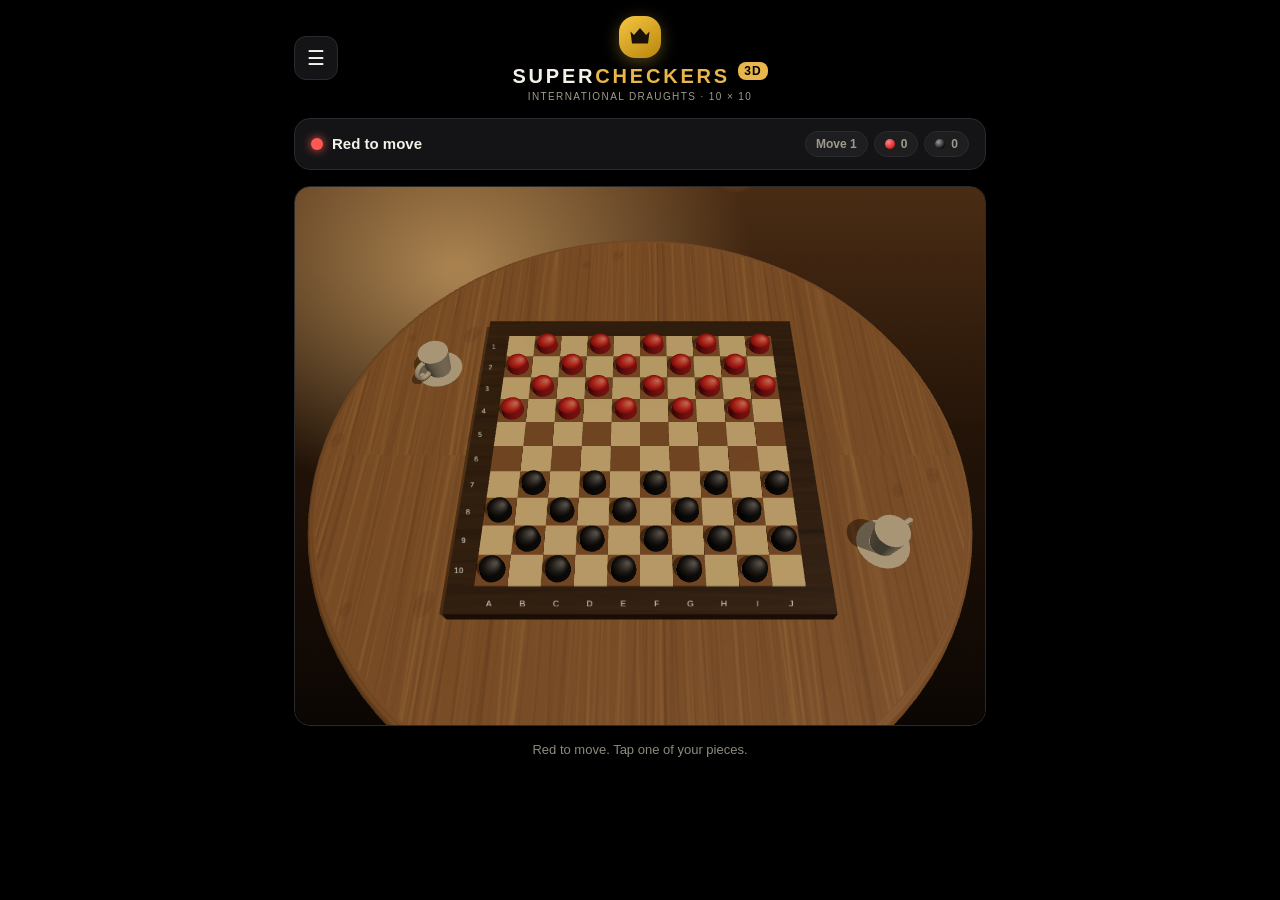
<file: 3d.html>
<!DOCTYPE html>
<html lang="en">
<head>
<meta charset="UTF-8">
<meta name="viewport" content="width=device-width, initial-scale=1.0, maximum-scale=1.0, user-scalable=no">
<title>Supercheckers 3D — International Draughts 10x10</title>
<style>
html,body{background:#000;margin:0}
#sc3d-root{--hatch-widget-bg:#000;--hatch-widget-text:#f4f1e8;--hatch-widget-muted:#a09a8a;--hatch-widget-border:#2b2b2e;--hatch-widget-surface:#141416;--hatch-widget-surface-muted:#1e1e21;--hatch-widget-accent:#e8b64c;--hatch-widget-on-accent:#1a1206;--hatch-widget-focus:#e8b64c;--hatch-widget-shadow:0 10px 30px rgba(0,0,0,.6);background:#000}
#sc3d-root{box-sizing:border-box;font-family:-apple-system,BlinkMacSystemFont,"SF Pro Text",Inter,"Segoe UI",Roboto,Helvetica,Arial,sans-serif;color:var(--hatch-widget-text);width:100%;max-width:720px;margin:0 auto;padding:14px 14px calc(30px + env(safe-area-inset-bottom));display:flex;flex-direction:column;gap:16px;align-items:center;min-height:100vh}
#sc3d-root *{box-sizing:border-box;-webkit-tap-highlight-color:transparent}
.sc3d-topbar{width:100%;display:flex;align-items:center;justify-content:space-between;gap:8px}
.sc-hamb{background:var(--hatch-widget-surface);border:1px solid var(--hatch-widget-border);border-radius:12px;color:var(--hatch-widget-text);font-size:20px;line-height:1;min-width:44px;min-height:44px;padding:0;display:inline-flex;align-items:center;justify-content:center;cursor:pointer;font-family:inherit}
.sc-hamb:active{transform:scale(.95);background:var(--hatch-widget-surface-muted)}
.sc-hamb-sp{width:44px}
.sc-brand{display:flex;flex-direction:column;align-items:center;gap:0;margin-top:2px}
.sc-logo{width:42px;height:42px;border-radius:16px;background:linear-gradient(145deg,#f5c542,#b8860b);display:flex;align-items:center;justify-content:center;box-shadow:0 4px 16px rgba(232,182,76,.35)}
.sc-logo svg{width:24px;height:24px;color:#1a1206}
.sc-title{font-size:20px;font-weight:800;margin:6px 0 0;letter-spacing:.14em}
.sc-title .gold{color:var(--hatch-widget-accent)}
.sc-3dtag{font-size:12px;vertical-align:super;color:#000;background:var(--hatch-widget-accent);border-radius:8px;padding:2px 6px;letter-spacing:.08em}
.sc-sub{font-size:10px;color:var(--hatch-widget-muted);margin:3px 0 0;letter-spacing:.14em;text-transform:uppercase}
.sc-infobar{width:100%;display:flex;align-items:center;justify-content:space-between;gap:8px;background:var(--hatch-widget-surface);border:1px solid var(--hatch-widget-border);border-radius:16px;padding:12px 16px}
.sc-turn{display:flex;align-items:center;gap:9px;font-weight:700;font-size:15px;min-width:0}
.sc-turn-dot{width:12px;height:12px;border-radius:50%;flex:none}
.sc-turn-dot.r{background:#ff5a52;box-shadow:0 0 10px #ff5a52;animation:sc-pulse 1.6s infinite}
.sc-turn-dot.b{background:#ececf0;box-shadow:0 0 10px rgba(236,236,240,.8);animation:sc-pulse 1.6s infinite}
@keyframes sc-pulse{0%,100%{opacity:1}50%{opacity:.4}}
#sc-turn-label{white-space:nowrap;overflow:hidden;text-overflow:ellipsis}
.sc-infobar-meta{display:flex;gap:6px;align-items:center;flex:none}
.sc-chip{font-size:12px;font-weight:600;color:var(--hatch-widget-muted);background:var(--hatch-widget-surface-muted);border:1px solid var(--hatch-widget-border);border-radius:999px;padding:5px 10px;display:inline-flex;align-items:center;gap:6px;white-space:nowrap}
.sc-minidot{width:10px;height:10px;border-radius:50%;display:inline-block;flex:none}
.sc-minidot.r{background:radial-gradient(circle at 35% 30%,#ff8a80,#d21f26 72%)}
.sc-minidot.b{background:radial-gradient(circle at 35% 30%,#9a9aa0,#0c0c0e 72%)}
#sc3d-view{width:100%;height:min(62vh,540px);min-height:340px;border-radius:16px;overflow:hidden;border:1px solid var(--hatch-widget-border);box-shadow:var(--hatch-widget-shadow);position:relative;background:#060607;touch-action:none}
#sc3d-view canvas{display:block;width:100%;height:100%}
.sc-status{font-size:13px;color:var(--hatch-widget-muted);text-align:center;min-height:20px;padding:0 8px}
.sc-explain{background:var(--hatch-widget-surface);border:1px solid var(--hatch-widget-border);border-left:3px solid var(--hatch-widget-accent);border-radius:12px;padding:16px;font-size:13px;width:100%}
.sc-explain h4{margin:0 0 4px;font-size:14px;color:var(--hatch-widget-accent)}
.sc-explain p{margin:0;color:var(--hatch-widget-text);line-height:1.45}
.sc-hidden{display:none !important}
/* ---- side drawer ---- */
.sc-backdrop{position:fixed;inset:0;background:rgba(0,0,0,.55);z-index:55;opacity:0;pointer-events:none;transition:opacity .25s}
.sc-backdrop.open{opacity:1;pointer-events:auto}
.sc-drawer{position:fixed;top:0;left:0;bottom:0;width:min(84vw,320px);background:#141416;color:#f4f1e8;border-right:1px solid #2b2b2e;z-index:60;transform:translateX(-105%);transition:transform .34s cubic-bezier(.3,.9,.3,1.06);padding:16px 16px calc(16px + env(safe-area-inset-bottom));overflow-y:auto;display:flex;flex-direction:column;gap:16px;box-shadow:16px 0 40px rgba(0,0,0,.55)}
.sc-drawer.open{transform:none}
@media (prefers-reduced-motion:reduce){.sc-drawer,.sc-backdrop,.sc-modal{transition-duration:.01ms !important}}
.sc-drawer-head{display:flex;align-items:center;justify-content:space-between;padding:4px 0 4px 4px}
.sc-drawer-head strong{font-size:16px;letter-spacing:.06em;color:#f4f1e8}
.sc-drawer .sc-card{background:#141416;border:1px solid #2b2b2e}
.sc-drawer .sc-card-label{color:#a09a8a}
.sc-drawer .sc-card-row + .sc-card-row{border-top-color:#2b2b2e}
.sc-drawer .sc-switch{color:#f4f1e8}
.sc-drawer .sc-switch .tk{background:#2c2c2e;border-color:#2b2b2e}
.sc-drawer .sc-switch input:checked + .tk{background:#e8b64c;border-color:transparent}
.sc-drawer .sc-seg{background:#000;border:1px solid #2b2b2e}
.sc-drawer .sc-seg-btn{color:#a09a8a}
.sc-drawer .sc-seg-btn.on{background:#e8b64c;color:#1a1206}
.sc-drawer .sc-btn{background:#1e1e21;border:1px solid #2b2b2e;color:#f4f1e8}
.sc-drawer .sc-btn.gold{background:linear-gradient(145deg,#f5c542,#d99a26);border:0;color:#1a1206}
.sc-drawer-head .sc-x{position:static;flex:none}
.sc-card{background:var(--hatch-widget-surface);border:1px solid var(--hatch-widget-border);border-radius:16px;padding:16px;width:100%}
.sc-card-label{font-size:11px;font-weight:800;letter-spacing:.14em;color:var(--hatch-widget-muted);text-transform:uppercase;margin-bottom:6px}
.sc-card-row{display:flex;align-items:center;justify-content:space-between;gap:12px;padding:8px 0;min-height:52px}
.sc-card-row + .sc-card-row{border-top:1px solid var(--hatch-widget-border)}
.sc-switch{position:relative;display:flex;align-items:center;gap:12px;font-size:14px;font-weight:600;cursor:pointer;user-select:none;min-height:44px;width:100%}
.sc-switch:active .tk{opacity:.7}
.sc-switch input{position:absolute;opacity:0;width:0;height:0}
.sc-switch .tk{width:46px;height:27px;border-radius:14px;background:#2c2c2e;border:1px solid var(--hatch-widget-border);position:relative;flex:none;transition:background .18s}
.sc-switch .tk::after{content:'';position:absolute;top:2px;left:2px;width:21px;height:21px;border-radius:50%;background:#8e8e93;transition:left .18s,background .18s}
.sc-switch input:checked + .tk{background:var(--hatch-widget-accent);border-color:transparent}
.sc-switch input:checked + .tk::after{left:20px;background:#1a1206}
.sc-seg{display:flex;background:#000;border:1px solid var(--hatch-widget-border);border-radius:12px;padding:3px;gap:8px;flex:1}
.sc-seg-btn{flex:1;border:0;background:transparent;color:var(--hatch-widget-muted);font-family:inherit;font-size:13px;font-weight:700;padding:9px 6px;min-height:44px;border-radius:8px;cursor:pointer;transition:background .15s,color .15s}
.sc-seg-btn:active{opacity:.65}
.sc-seg-btn.on{background:var(--hatch-widget-accent);color:var(--hatch-widget-on-accent)}
.sc-actions-col{display:flex;flex-direction:column;gap:8px}
.sc-btn{border:1px solid var(--hatch-widget-border);background:var(--hatch-widget-surface);color:var(--hatch-widget-text);border-radius:12px;padding:13px 8px;font-size:14px;font-weight:700;cursor:pointer;min-height:46px;font-family:inherit;transition:transform .08s;width:100%;text-align:center;text-decoration:none;display:block}
.sc-btn:active{transform:scale(.97)}
.sc-btn.gold{background:linear-gradient(145deg,#f5c542,#d99a26);border:0;color:#1a1206}
/* ---- leaderboard modal ---- */
.sc-modal{position:fixed;inset:0;background:rgba(0,0,0,.6);backdrop-filter:blur(4px);display:flex;align-items:center;justify-content:center;z-index:70;padding:16px}
.sc-modal-card{background:var(--hatch-widget-surface);color:var(--hatch-widget-text);border:1px solid var(--hatch-widget-border);border-radius:16px;padding:22px;width:min(92vw,400px);max-height:80vh;overflow:auto;position:relative;box-shadow:var(--hatch-widget-shadow)}
.sc-modal-card h3{margin:0 0 14px;font-size:19px;letter-spacing:.02em}
.sc-x{position:absolute;top:10px;right:10px;width:44px;height:44px;min-height:44px;padding:0;font-size:20px;line-height:1;display:inline-flex;align-items:center;justify-content:center}
.sc-x:active{opacity:.65}
.sc-tabs{display:flex;gap:8px;margin-bottom:14px;background:#000;border:1px solid var(--hatch-widget-border);border-radius:12px;padding:3px}
.sc-tab{flex:1;min-height:44px;font-size:13px;border:0;background:transparent;color:var(--hatch-widget-muted);border-radius:8px;cursor:pointer;font-family:inherit;font-weight:700}
.sc-tab:active{opacity:.65}
.sc-tab.on{background:var(--hatch-widget-accent);color:var(--hatch-widget-on-accent)}
.sc-rec{display:flex;justify-content:space-between;align-items:center;gap:8px;background:var(--hatch-widget-surface-muted);border:1px solid var(--hatch-widget-border);border-radius:12px;padding:11px 13px;margin-bottom:6px;font-size:13px}
.sc-muted{color:var(--hatch-widget-muted);font-size:13px}
.sc-badge{display:inline-flex;align-items:center;justify-content:center;width:24px;height:24px;border-radius:50%;background:var(--hatch-widget-accent);color:var(--hatch-widget-on-accent);font-size:12px;font-weight:700;margin-right:6px}
</style>
</head>
<body>
<!-- hig-redesign: Apple HIG pass (Tap/Animation/Flow/Hierarchy/Harmony/Consistency) -->
<div id="sc3d-root">
  <div class="sc3d-topbar">
    <button class="sc-hamb" id="sc3d-hamb" aria-label="Open menu">&#9776;</button>
    <div class="sc-brand">
      <div class="sc-logo"><svg viewBox="0 0 24 24" fill="currentColor" aria-hidden="true"><path d="M2.5 6.5 6 10l6-7 6 7 3.5-3.5L20 18.5H4L2.5 6.5z"/></svg></div>
      <h1 class="sc-title">SUPER<span class="gold">CHECKERS</span> <span class="sc-3dtag">3D</span></h1>
      <p class="sc-sub">International draughts &middot; 10 &times; 10</p>
    </div>
    <span class="sc-hamb-sp"></span>
  </div>
  <div class="sc-infobar">
    <div class="sc-turn"><span class="sc-turn-dot r" id="sc-turn-dot"></span><span id="sc-turn-label">Red to move</span></div>
    <div class="sc-infobar-meta">
      <span class="sc-chip" id="sc-moves">Move 0</span>
      <span class="sc-chip" title="Red pieces captured"><span class="sc-minidot r"></span><span id="sc-cap-r">0</span></span>
      <span class="sc-chip" title="Black pieces captured"><span class="sc-minidot b"></span><span id="sc-cap-b">0</span></span>
    </div>
  </div>
  <div id="sc3d-view" aria-label="3D checkers board. Tap a piece to move."></div>
  <div class="sc-status" id="sc-status">Loading&hellip;</div>
  <div class="sc-explain sc-hidden" id="sc-explain"></div>
<div class="sc-backdrop" id="sc3d-backdrop"></div>
<aside class="sc-drawer" id="sc3d-drawer" aria-label="Settings menu">
  <div class="sc-drawer-head"><strong>MENU</strong><button class="sc-btn sc-x" id="sc3d-close" aria-label="Close menu">&times;</button></div>
  <div class="sc-card">
    <div class="sc-card-label">Opponent</div>
    <div class="sc-card-row">
      <label class="sc-switch"><input type="checkbox" id="sc-ai"><span class="tk"></span><span>Play vs AI</span></label>
    </div>
    <div class="sc-card-row sc-hidden" id="sc-depth-row">
      <div class="sc-seg" id="sc-depth" role="group" aria-label="AI difficulty">
        <button class="sc-seg-btn" data-depth="1">Easy</button>
        <button class="sc-seg-btn" data-depth="3">Medium</button>
        <button class="sc-seg-btn" data-depth="5">Hard</button>
      </div>
    </div>
  </div>
  <div class="sc-card">
    <div class="sc-card-label">Rules &amp; help</div>
    <div class="sc-card-row">
      <label class="sc-switch"><input type="checkbox" id="sc-force" checked><span class="tk"></span><span>Force capture &middot; most pieces</span></label>
    </div>
    <div class="sc-card-row">
      <label class="sc-switch"><input type="checkbox" id="sc-teaching"><span class="tk"></span><span>Teaching mode</span></label>
    </div>
  </div>
  <div class="sc-card">
    <div class="sc-card-label">Actions</div>
    <div class="sc-actions-col">
      <button class="sc-btn" id="sc-undo">Undo</button>
      <button class="sc-btn gold" id="sc-reset">New game</button>
      <button class="sc-btn" id="sc-stats">Leaderboard</button>
      <a class="sc-btn" href="index.html">Back to 2D board</a>
    </div>
  </div>
</aside>
<div class="sc-modal sc-hidden" id="sc-modal" role="dialog" aria-label="Leaderboard">
  <div class="sc-modal-card">
    <button class="sc-btn sc-x" id="sc-close" aria-label="Close">&times;</button>
    <h3>Leaderboard</h3>
    <div class="sc-tabs">
      <button class="sc-tab on" data-tab="games">Recent games</button>
      <button class="sc-tab" data-tab="rank">Top players</button>
    </div>
    <div id="sc-games"></div>
    <div id="sc-rank" class="sc-hidden"></div>
  </div>
</div>
</div>
<script type="importmap">
{"imports":{"three":"./vendor/three.module.js","three/addons/":"./vendor/"}}
</script>
<script type="module">
import * as THREE from 'three';
'use strict';
/*ENGINE-START*/
var SC_N = 10;
var SC_DIRS = [[-1,-1],[-1,1],[1,-1],[1,1]];
function scInB(r,c){ return r>=0 && r<SC_N && c>=0 && c<SC_N; }
function scOwner(p){ return p.charAt(0); }
function scIsQueen(p){ return p.length===2; }
function scNewBoard(){
  var b=[], r, c;
  for(r=0;r<SC_N;r++){ b.push([]); for(c=0;c<SC_N;c++) b[r].push(null); }
  for(r=0;r<4;r++) for(c=0;c<SC_N;c++) if(((r+c)%2)===1) b[r][c]='r';
  for(r=6;r<SC_N;r++) for(c=0;c<SC_N;c++) if(((r+c)%2)===1) b[r][c]='b';
  return b;
}
function scClone(b){ return b.map(function(row){ return row.slice(); }); }
function scCapturesFor(b,r,c){
  var p=b[r][c]; if(!p) return [];
  var q=scIsQueen(p), me=scOwner(p), out=[], seen={};
  function wasJumped(jumped,mr,mc){
    for(var k=0;k<jumped.length;k++) if(jumped[k][0]===mr&&jumped[k][1]===mc) return true;
    return false;
  }
  function dfs(bd,br,bc,path,caps,jumped){
    var extended=false;
    function leg(lr,lc,mr,mc){
      var nb=scClone(bd);
      nb[br][bc]=null; nb[lr][lc]=p;
      extended=true;
      dfs(nb,lr,lc,path.concat([[lr,lc]]),caps.concat([[mr,mc]]),jumped.concat([[mr,mc]]));
    }
    var d,dr,dc,mr,mc,lr,lc,mid;
    if(!q){
      for(d=0;d<4;d++){
        dr=SC_DIRS[d][0]; dc=SC_DIRS[d][1];
        mr=br+dr; mc=bc+dc; lr=br+2*dr; lc=bc+2*dc;
        if(!scInB(lr,lc)) continue;
        mid=bd[mr][mc];
        if(mid && scOwner(mid)!==me && !bd[lr][lc] && !wasJumped(jumped,mr,mc)) leg(lr,lc,mr,mc);
      }
    }else{
      for(d=0;d<4;d++){
        dr=SC_DIRS[d][0]; dc=SC_DIRS[d][1];
        mr=br+dr; mc=bc+dc;
        while(scInB(mr,mc) && !bd[mr][mc]){ mr+=dr; mc+=dc; }
        if(!scInB(mr,mc)) continue;
        mid=bd[mr][mc];
        if(!mid || scOwner(mid)===me || wasJumped(jumped,mr,mc)) continue;
        lr=mr+dr; lc=mc+dc;
        while(scInB(lr,lc) && !bd[lr][lc]){ leg(lr,lc,mr,mc); lr+=dr; lc+=dc; }
      }
    }
    if(!extended && caps.length){
      var last=path[path.length-1];
      var key=last[0]+','+last[1]+'|'+caps.map(function(x){return x[0]+','+x[1];}).sort().join(';');
      if(!seen[key]){
        seen[key]=1;
        out.push({from:[r,c],to:[last[0],last[1]],path:path.map(function(x){return [x[0],x[1]];}),caps:caps.map(function(x){return [x[0],x[1]];})});
      }
    }
  }
  dfs(scClone(b),r,c,[],[],[]);
  return out;
}
function scQuietMoves(b,r,c){
  var p=b[r][c]; if(!p) return [];
  var q=scIsQueen(p), me=scOwner(p), out=[], d, dr, dc, lr, lc;
  if(!q){
    var fwd = me==='r' ? 1 : -1;
    for(d=0;d<4;d++){
      dr=SC_DIRS[d][0]; dc=SC_DIRS[d][1];
      if(dr!==fwd) continue;
      lr=r+dr; lc=c+dc;
      if(scInB(lr,lc) && !b[lr][lc]) out.push({from:[r,c],to:[lr,lc],path:[[lr,lc]],caps:[]});
    }
  }else{
    for(d=0;d<4;d++){
      dr=SC_DIRS[d][0]; dc=SC_DIRS[d][1];
      lr=r+dr; lc=c+dc;
      while(scInB(lr,lc) && !b[lr][lc]){ out.push({from:[r,c],to:[lr,lc],path:[[lr,lc]],caps:[]}); lr+=dr; lc+=dc; }
    }
  }
  return out;
}
function scAllMoves(b,turn,forceCapture){
  var caps=[], r, c, p;
  for(r=0;r<SC_N;r++) for(c=0;c<SC_N;c++){
    p=b[r][c];
    if(p && scOwner(p)===turn) caps.push.apply(caps, scCapturesFor(b,r,c));
  }
  if(caps.length && forceCapture){
    var maxc=0, i;
    for(i=0;i<caps.length;i++) if(caps[i].caps.length>maxc) maxc=caps[i].caps.length;
    caps=caps.filter(function(m){ return m.caps.length===maxc; });
    return caps;
  }
  var quiet=[];
  if(!caps.length || !forceCapture){
    for(r=0;r<SC_N;r++) for(c=0;c<SC_N;c++){
      p=b[r][c];
      if(p && scOwner(p)===turn) quiet.push.apply(quiet, scQuietMoves(b,r,c));
    }
  }
  return caps.concat(quiet);
}
function scApplyMove(b,move){
  var nb=scClone(b), i;
  var fr=move.from[0], fc=move.from[1];
  var p=nb[fr][fc];
  nb[fr][fc]=null;
  for(i=0;i<move.caps.length;i++) nb[move.caps[i][0]][move.caps[i][1]]=null;
  var tr=move.to[0], tc=move.to[1], np=p;
  if(!scIsQueen(p)){
    if(scOwner(p)==='r' && tr===SC_N-1) np='rq';
    else if(scOwner(p)==='b' && tr===0) np='bq';
  }
  nb[tr][tc]=np;
  return {board:nb, promoted:np!==p};
}
function scEvaluate(b){
  var s=0, r, c, p, me, q, v;
  for(r=0;r<SC_N;r++) for(c=0;c<SC_N;c++){
    p=b[r][c]; if(!p) continue;
    me=scOwner(p); q=scIsQueen(p);
    v = q?300:100;
    if(!q) v += (me==='r' ? r : (SC_N-1-r))*4;
    v += (4.5-Math.abs(c-4.5))*(q?4:2);
    s += me==='r' ? v : -v;
  }
  return s;
}
var scNodes=0, scDeadline=0;
function scMinimax(b,turn,depth,alpha,beta,forceCapture){
  scNodes++;
  if((scNodes&1023)===0 && Date.now()>scDeadline) return scEvaluate(b);
  if(scNodes>140000) return scEvaluate(b);
  var moves=scAllMoves(b,turn,forceCapture), i, m, nb, v, best;
  if(!moves.length) return turn==='r' ? -100000-depth : 100000+depth;
  if(depth===0) return scEvaluate(b);
  moves.sort(function(a,b2){ return b2.caps.length-a.caps.length; });
  if(turn==='r'){
    best=-Infinity;
    for(i=0;i<moves.length;i++){
      m=moves[i]; nb=scApplyMove(b,m).board;
      v=scMinimax(nb,'b',depth-1,alpha,beta,forceCapture);
      if(v>best) best=v;
      if(best>alpha) alpha=best;
      if(beta<=alpha) break;
    }
    return best;
  }
  best=Infinity;
  for(i=0;i<moves.length;i++){
    m=moves[i]; nb=scApplyMove(b,m).board;
    v=scMinimax(nb,'r',depth-1,alpha,beta,forceCapture);
    if(v<best) best=v;
    if(best<beta) beta=best;
    if(beta<=alpha) break;
  }
  return best;
}
function scBestAIMove(b,depth,forceCapture){
  var moves=scAllMoves(b,'r',forceCapture), i, m, nb, v, best, bestMs;
  if(!moves.length) return null;
  moves.sort(function(a,b2){ return (b2.caps.length-a.caps.length) || (Math.random()-0.5); });
  scNodes=0; scDeadline=Date.now()+1200;
  best=-Infinity; bestMs=[moves[0]];
  for(i=0;i<moves.length;i++){
    m=moves[i]; nb=scApplyMove(b,m).board;
    v=scMinimax(nb,'b',depth-1,-Infinity,Infinity,forceCapture)+m.caps.length*0.01;
    if(v>best+1e-9){ best=v; bestMs=[m]; }
    else if(Math.abs(v-best)<1e-9){ bestMs.push(m); }
  }
  return bestMs[(Math.random()*bestMs.length)|0];
}
function scSquareAttackedBy(b,r,c,attacker){
  var rr,cc,p,caps,i,j;
  for(rr=0;rr<SC_N;rr++) for(cc=0;cc<SC_N;cc++){
    p=b[rr][cc];
    if(p && scOwner(p)===attacker){
      caps=scCapturesFor(b,rr,cc);
      for(i=0;i<caps.length;i++) for(j=0;j<caps[i].caps.length;j++){
        if(caps[i].caps[j][0]===r && caps[i].caps[j][1]===c) return true;
      }
    }
  }
  return false;
}
function scDefendedBy(b,r,c,owner,exFrom){
  var nb=scClone(b); nb[r][c]=null;
  var rr,cc,p,qm,i;
  for(rr=0;rr<SC_N;rr++) for(cc=0;cc<SC_N;cc++){
    p=nb[rr][cc];
    if(!p || scOwner(p)!==owner) continue;
    if(exFrom && rr===exFrom[0] && cc===exFrom[1]) continue;
    qm=scQuietMoves(nb,rr,cc);
    for(i=0;i<qm.length;i++) if(qm[i].to[0]===r && qm[i].to[1]===c) return true;
  }
  return false;
}
function scAdviceFor(w){
  var t,b;
  if(w.caps>0){
    t='Take the pieces';
    b='Grabbing '+w.caps+' enemy piece'+(w.caps>1?'s':'')+' is almost always right. Fewer of theirs means fewer threats to you.';
  }else if(w.promoted){
    t='Crown a queen';
    b='Queens fly any distance and capture in every direction. One queen can run the whole board, so crown one whenever you safely can.';
  }else if(w.hadUnsafeAlt){
    t='Play the safe square';
    b='This piece cannot be taken right away. Never leave a piece hanging where the enemy grabs it for free.';
  }else if(w.defended){
    t='Keep pieces protected';
    b='A teammate covers this square, so your piece is safe standing there. Protected pieces are hard to attack.';
  }else if(w.center){
    t='Own the middle';
    b='Pieces in the center have the most moves and threaten both sides. Drift inward, not toward the edges.';
  }else{
    t='Simple developing move';
    b='Brings a piece into play without risk. Give every move a reason.';
  }
  return {t:t,b:b};
}
function scHeuristicMove(b,turn,forceCapture){
  var moves=scAllMoves(b,turn,forceCapture), i, m, s, best=null, bs=-1e18;
  var foe = turn==='r' ? 'b' : 'r';
  if(!moves.length) return null;
  var scored=[], hadUnsafeAlt=false;
  for(i=0;i<moves.length;i++){
    m=moves[i];
    var applied=scApplyMove(b,m), nb=applied.board;
    var tr=m.to[0], tc=m.to[1];
    var unsafe=scSquareAttackedBy(nb,tr,tc,foe);
    var defended=scDefendedBy(nb,tr,tc,turn,m.from);
    s = m.caps.length*120 + (applied.promoted?90:0);
    s += unsafe ? -70 : 25;
    if(defended) s += 20;
    s += (4.5-Math.abs(tc-4.5))*4;
    if(scIsQueen(b[m.from[0]][m.from[1]])) s += 10;
    if(unsafe) hadUnsafeAlt=true;
    scored.push({m:m, s:s, unsafe:unsafe, defended:defended, promoted:applied.promoted});
  }
  for(i=0;i<scored.length;i++) if(scored[i].s>bs){ bs=scored[i].s; best=scored[i]; }
  var w={
    caps:best.m.caps.length, promoted:best.promoted,
    safe:!best.unsafe, defended:best.defended,
    hadUnsafeAlt:hadUnsafeAlt && !best.unsafe,
    center:(best.m.to[1]>=3 && best.m.to[1]<=6)
  };
  var adv=scAdviceFor(w);
  w.title=adv.t;
  best.m.hintWhy=w;
  return best.m;
}
/*ENGINE-END*/
/* ================= STATE ================= */
var SCW = (typeof window!=='undefined' && window.hatchWidget) ? window.hatchWidget : null;
var scEphemeral = { sel:null, moves:[], hint:null, aiTok:0 };
var S = null;
function scDefaults(){
  return {
    board: scNewBoard(), turn:'r', gameActive:true, moveCount:0, history:[],
    aiToken:0,
    settings:{ ai:false, depth:3, force:true, teaching:false },
    stats:{ games:[], wins:{} },
    status:'Red to move. Tap one of your pieces.', explanation:'', aiThinking:false
  };
}
function scLoadState(){
  var d=scDefaults();
  if(SCW){ S=SCW.getState(d)||d; } else { S=d; }
  S.settings=Object.assign({ai:false,depth:3,force:true,teaching:false}, S.settings||{});
  S.stats=S.stats||{games:[],wins:{}};
  S.history=S.history||[];
  if(typeof S.aiToken!=='number') S.aiToken=0;
}
function scSave(){
  if(SCW){ try{ SCW.setState(S); }catch(e){} }
  scRender();
}
if(SCW && typeof window!=='undefined'){
  window.addEventListener('hatch-widget-state', function(ev){
    if(ev && ev.detail && ev.detail.state){
      S=ev.detail.state;
      scEphemeral.sel=null; scEphemeral.moves=[]; scEphemeral.hint=null;
      buildPieces(); scRender();
    }
  });
}
/* ================= 3D SCENE ================= */
var viewEl=document.getElementById('sc3d-view');
var renderer=new THREE.WebGLRenderer({antialias:true});
renderer.setPixelRatio(Math.min(window.devicePixelRatio||1,2));
renderer.shadowMap.enabled=true;
renderer.shadowMap.type=THREE.PCFSoftShadowMap;
renderer.outputColorSpace=THREE.SRGBColorSpace;
viewEl.appendChild(renderer.domElement);
var scene=new THREE.Scene();
/* warm cafe backdrop: canvas gradient with a soft window-light glow */
function cafeBackdropTexture(){
  var cv=document.createElement('canvas'); cv.width=512; cv.height=512;
  var g=cv.getContext('2d');
  var grad=g.createLinearGradient(0,0,0,512);
  grad.addColorStop(0,'#4a2c14');
  grad.addColorStop(0.45,'#241408');
  grad.addColorStop(1,'#0b0603');
  g.fillStyle=grad; g.fillRect(0,0,512,512);
  var glow=g.createRadialGradient(120,80,10,120,80,220);
  glow.addColorStop(0,'rgba(255,205,130,0.55)');
  glow.addColorStop(1,'rgba(255,205,130,0)');
  g.fillStyle=glow; g.fillRect(0,0,512,512);
  var tx=new THREE.CanvasTexture(cv);
  tx.colorSpace=THREE.SRGBColorSpace;
  return tx;
}
scene.background=cafeBackdropTexture();
scene.fog=new THREE.Fog(0x140b05,55,115);
var camera=new THREE.PerspectiveCamera(45,1,0.1,120);
camera.position.set(0,18.7,12.0);
camera.lookAt(0,0,0.4);
/* camera is fixed and pulled back: whole cafe table, cups and backdrop in frame */
scene.add(new THREE.HemisphereLight(0xfff2dd,0x1a1210,0.55));
var sun=new THREE.DirectionalLight(0xffe9c4,1.35);
sun.position.set(7,14,5);
sun.castShadow=true;
sun.shadow.mapSize.set(2048,2048);
sun.shadow.camera.left=-9; sun.shadow.camera.right=9;
sun.shadow.camera.top=9; sun.shadow.camera.bottom=-9;
sun.shadow.camera.far=40;
sun.shadow.bias=-0.0004;
scene.add(sun);
var rim=new THREE.DirectionalLight(0xe8b64c,0.25);
rim.position.set(-6,6,-8);
scene.add(rim);
function woodTexture(base,dark,light){
  var cv=document.createElement('canvas'); cv.width=cv.height=256;
  var g=cv.getContext('2d');
  g.fillStyle=base; g.fillRect(0,0,256,256);
  var i,y;
  for(i=0;i<70;i++){
    y=Math.random()*256;
    g.strokeStyle=Math.random()<0.5?dark:light;
    g.globalAlpha=0.08+Math.random()*0.14;
    g.lineWidth=1+Math.random()*3;
    g.beginPath();
    g.moveTo(0,y);
    g.bezierCurveTo(85,y+(Math.random()*16-8),170,y+(Math.random()*16-8),256,y+(Math.random()*12-6));
    g.stroke();
  }
  g.globalAlpha=1;
  var tx=new THREE.CanvasTexture(cv);
  tx.wrapS=tx.wrapT=THREE.RepeatWrapping;
  tx.colorSpace=THREE.SRGBColorSpace;
  return tx;
}
/* warm honey-oak cafe tabletop: long grain streaks + knots */
function cafeWoodTexture(){
  var cv=document.createElement('canvas'); cv.width=cv.height=512;
  var g=cv.getContext('2d');
  g.fillStyle='#9a6a3e'; g.fillRect(0,0,512,512);
  var i,y;
  for(i=0;i<120;i++){
    y=Math.random()*512;
    g.strokeStyle=Math.random()<0.55?'#6e4526':'#c99a63';
    g.globalAlpha=0.10+Math.random()*0.16;
    g.lineWidth=1+Math.random()*3.5;
    g.beginPath();
    g.moveTo(-10,y);
    g.bezierCurveTo(140,y+(Math.random()*24-12),340,y+(Math.random()*24-12),522,y+(Math.random()*18-9));
    g.stroke();
  }
  var k,kx,ky,kr,r2;
  for(k=0;k<7;k++){
    kx=Math.random()*512; ky=Math.random()*512; kr=4+Math.random()*10;
    for(r2=kr;r2>0;r2-=2){
      g.strokeStyle='#5e3a20'; g.globalAlpha=0.22; g.lineWidth=1.5;
      g.beginPath(); g.ellipse(kx,ky,r2*1.6,r2,0.3,0,Math.PI*2); g.stroke();
    }
  }
  g.globalAlpha=1;
  var tx2=new THREE.CanvasTexture(cv);
  tx2.wrapS=tx2.wrapT=THREE.RepeatWrapping;
  tx2.colorSpace=THREE.SRGBColorSpace;
  tx2.anisotropy=8;
  return tx2;
}
var frameTex=woodTexture('#3a2412','#1c0f06','#5a3a20');
function sqPos(r,c){ return new THREE.Vector3(c-4.5,0,r-4.5); }
/* board squares */
var squareMeshes=[];
var lightMat=new THREE.MeshStandardMaterial({color:0xe9d6a8,roughness:0.65,metalness:0.05});
var darkMat=new THREE.MeshStandardMaterial({color:0x8f5f36,roughness:0.65,metalness:0.05});
var sqGeo=new THREE.BoxGeometry(1,0.18,1);
var r0,c0,sm;
for(r0=0;r0<SC_N;r0++) for(c0=0;c0<SC_N;c0++){
  sm=new THREE.Mesh(sqGeo,((r0+c0)%2===1)?darkMat:lightMat);
  var pp=sqPos(r0,c0);
  sm.position.set(pp.x,-0.09,pp.z);
  sm.receiveShadow=true;
  sm.userData.sq={r:r0,c:c0};
  scene.add(sm); squareMeshes.push(sm);
}
/* wooden frame */
var frameMat=new THREE.MeshStandardMaterial({map:frameTex,roughness:0.55,metalness:0.08});
var frame=new THREE.Mesh(new THREE.BoxGeometry(11.7,0.5,11.7),frameMat);
frame.position.y=-0.34;
frame.receiveShadow=true; frame.castShadow=true;
scene.add(frame);
/* gold trim line around the playing area */
var trim=new THREE.Mesh(
  new THREE.BoxGeometry(10.24,0.06,10.24),
  new THREE.MeshStandardMaterial({color:0xe8b64c,roughness:0.3,metalness:0.9,emissive:0x664d12,emissiveIntensity:0.35})
);
trim.position.y=-0.155;
scene.add(trim);
/* round wooden cafe table: warm oak top, rounded bullnose edge, dark pedestal base */
var cafeTex=cafeWoodTexture(); cafeTex.repeat.set(2,2);
var cafeMat=new THREE.MeshStandardMaterial({map:cafeTex,roughness:0.55,metalness:0.05});
var tableTop=new THREE.Mesh(new THREE.CylinderGeometry(11,11,0.7,72),cafeMat);
tableTop.position.y=-0.94;
tableTop.receiveShadow=true; tableTop.castShadow=true;
scene.add(tableTop);
var tableEdge=new THREE.Mesh(new THREE.TorusGeometry(11,0.35,20,96),cafeMat);
tableEdge.rotation.x=Math.PI/2; tableEdge.position.y=-0.94;
tableEdge.castShadow=true;
scene.add(tableEdge);
var ironMat=new THREE.MeshStandardMaterial({color:0x191411,roughness:0.45,metalness:0.75});
var pedestal=new THREE.Mesh(new THREE.CylinderGeometry(1.0,1.35,7,32),ironMat);
pedestal.position.y=-4.79; pedestal.castShadow=true;
scene.add(pedestal);
var footBase=new THREE.Mesh(new THREE.CylinderGeometry(3.0,3.3,0.5,48),ironMat);
footBase.position.y=-8.54; footBase.receiveShadow=true;
scene.add(footBase);
/* soft warm bokeh light spots drifting in the cafe background (cheap: one texture, additive sprites) */
function bokehTexture(){
  var cv=document.createElement('canvas'); cv.width=cv.height=128;
  var g=cv.getContext('2d');
  var gr=g.createRadialGradient(64,64,4,64,64,62);
  gr.addColorStop(0,'rgba(255,220,160,1)');
  gr.addColorStop(0.35,'rgba(255,200,130,0.55)');
  gr.addColorStop(1,'rgba(255,190,120,0)');
  g.fillStyle=gr; g.fillRect(0,0,128,128);
  var tx=new THREE.CanvasTexture(cv); tx.colorSpace=THREE.SRGBColorSpace; return tx;
}
var bokehTex=bokehTexture();
var bokehCols=[0xffca7a,0xfff0d6,0xffb46b,0xffe6b8];
var bokeh=[];
var _bi;
for(_bi=0;_bi<18;_bi++){
  var bm=new THREE.SpriteMaterial({map:bokehTex,color:bokehCols[_bi%4],transparent:true,opacity:0.25+Math.random()*0.4,blending:THREE.AdditiveBlending,depthWrite:false,fog:false});
  var bs=new THREE.Sprite(bm);
  var bsz=0.7+Math.random()*1.8;
  bs.scale.set(bsz,bsz,1);
  var bbx=(Math.random()*2-1)*15, bby=2+Math.random()*9, bbz=-10-Math.random()*8;
  bs.position.set(bbx,bby,bbz);
  bs.userData={bx:bbx,by:bby,sp:0.2+Math.random()*0.3,ph:Math.random()*6.28};
  scene.add(bs); bokeh.push(bs);
}
/* two simple coffee cups on the table */
function makeCup(x,z,rotY){
  var grp=new THREE.Group();
  var cer=new THREE.MeshStandardMaterial({color:0xd8d2c4,roughness:0.5,metalness:0.05});
  var saucer=new THREE.Mesh(new THREE.CylinderGeometry(0.85,0.7,0.09,28),cer);
  saucer.position.y=0.045; saucer.receiveShadow=true;
  grp.add(saucer);
  var cup=new THREE.Mesh(new THREE.CylinderGeometry(0.55,0.42,1.0,28),cer);
  cup.position.y=0.55; cup.castShadow=true; cup.receiveShadow=true;
  grp.add(cup);
  var latte=new THREE.Mesh(new THREE.CircleGeometry(0.48,28),new THREE.MeshStandardMaterial({color:0xb98a5a,roughness:0.7}));
  latte.rotation.x=-Math.PI/2; latte.position.y=0.97;
  grp.add(latte);
  var handle=new THREE.Mesh(new THREE.TorusGeometry(0.32,0.09,12,24),cer);
  handle.position.set(0.62,0.6,0); handle.castShadow=true;
  grp.add(handle);
  grp.position.set(x,-0.59,z);
  grp.rotation.y=rotY;
  scene.add(grp);
}
makeCup(7.8,3.4,0.6);
makeCup(-7.6,-3.8,-2.2);
/* coordinate labels */
function labelSprite(txt){
  var cv=document.createElement('canvas'); cv.width=128; cv.height=64;
  var g=cv.getContext('2d');
  g.fillStyle='#c9c2b2'; g.font='700 40px -apple-system,Helvetica,Arial,sans-serif';
  g.textAlign='center'; g.textBaseline='middle';
  g.fillText(txt,64,34);
  var tx=new THREE.CanvasTexture(cv); tx.colorSpace=THREE.SRGBColorSpace;
  var sp=new THREE.Sprite(new THREE.SpriteMaterial({map:tx,transparent:true,depthWrite:false}));
  sp.scale.set(0.85,0.42,1);
  return sp;
}
var SC_FILES='ABCDEFGHIJ', li, ls;
for(li=0;li<10;li++){
  ls=labelSprite(SC_FILES[li]); ls.position.set(li-4.5,-0.05,5.55); scene.add(ls);
  ls=labelSprite(String(li+1)); ls.position.set(-5.55,-0.05,li-4.5); scene.add(ls);
}
/* pieces */
function radialTex(stops){
  var cv=document.createElement('canvas'); cv.width=cv.height=128;
  var g=cv.getContext('2d');
  var gr=g.createRadialGradient(46,40,6,64,64,64);
  for(var i=0;i<stops.length;i++) gr.addColorStop(stops[i][0],stops[i][1]);
  g.fillStyle=gr; g.fillRect(0,0,128,128);
  var tx=new THREE.CanvasTexture(cv); tx.colorSpace=THREE.SRGBColorSpace;
  return tx;
}
var redTopTex=radialTex([[0,'#ff9a90'],[0.62,'#e5322b'],[1,'#a3121a']]);
var blackTopTex=radialTex([[0,'#7a7a82'],[0.62,'#2a2a2e'],[1,'#060607']]);
var redSideMat=new THREE.MeshStandardMaterial({color:0xc0272d,roughness:0.35,metalness:0.15});
var redTopMat=new THREE.MeshStandardMaterial({map:redTopTex,roughness:0.32,metalness:0.15});
var blackSideMat=new THREE.MeshStandardMaterial({color:0x1b1b1f,roughness:0.35,metalness:0.2});
var blackTopMat=new THREE.MeshStandardMaterial({map:blackTopTex,roughness:0.32,metalness:0.2});
var goldMat=new THREE.MeshStandardMaterial({color:0xf5c542,roughness:0.25,metalness:0.95,emissive:0x8a6414,emissiveIntensity:0.4});
function makePieceMesh(owner,queen){
  var grp=new THREE.Group();
  var h=queen?0.52:0.3;
  var body=new THREE.Mesh(
    new THREE.CylinderGeometry(0.36,0.4,h,36),
    [owner==='r'?redSideMat:blackSideMat, owner==='r'?redTopMat:blackTopMat, owner==='r'?redSideMat:blackSideMat]
  );
  body.position.y=h/2;
  body.castShadow=true; body.receiveShadow=true;
  grp.add(body);
  if(queen){
    var band=new THREE.Mesh(new THREE.TorusGeometry(0.34,0.055,14,36),goldMat);
    band.rotation.x=Math.PI/2; band.position.y=h-0.1; band.castShadow=true;
    grp.add(band);
    var cap=new THREE.Mesh(new THREE.CylinderGeometry(0.2,0.26,0.1,6),goldMat);
    cap.position.y=h+0.05; cap.castShadow=true;
    grp.add(cap);
  }else{
    var groove=new THREE.Mesh(new THREE.TorusGeometry(0.3,0.028,10,36),
      new THREE.MeshStandardMaterial({color:owner==='r'?0x8f1418:0x000000,roughness:0.5}));
    groove.rotation.x=Math.PI/2; groove.position.y=h-0.06;
    grp.add(groove);
  }
  return grp;
}
var pieceGroup=new THREE.Group();
scene.add(pieceGroup);
var pieceMap={};
function pk(r,c){ return r+','+c; }
function buildPieces(){
  while(pieceGroup.children.length) pieceGroup.remove(pieceGroup.children[0]);
  pieceMap={};
  var r,c,p,q,mesh,pos;
  for(r=0;r<SC_N;r++) for(c=0;c<SC_N;c++){
    p=S.board[r][c];
    if(!p) continue;
    q=scIsQueen(p);
    mesh=makePieceMesh(scOwner(p),q);
    pos=sqPos(r,c); mesh.position.copy(pos);
    mesh.userData.sq={r:r,c:c};
    pieceMap[pk(r,c)]=mesh;
    pieceGroup.add(mesh);
  }
}
/* highlight rings + dots */
var hlGroup=new THREE.Group();
scene.add(hlGroup);
function ringMesh(color,inner,outer){
  var m=new THREE.Mesh(
    new THREE.RingGeometry(inner,outer,40),
    new THREE.MeshBasicMaterial({color:color,transparent:true,opacity:0.95,side:THREE.DoubleSide,depthWrite:false})
  );
  m.rotation.x=-Math.PI/2;
  return m;
}
function dotMesh(color,size){
  var m=new THREE.Mesh(
    new THREE.CircleGeometry(size,28),
    new THREE.MeshBasicMaterial({color:color,transparent:true,opacity:0.9,depthWrite:false})
  );
  m.rotation.x=-Math.PI/2;
  return m;
}
function rebuildHighlights(){
  while(hlGroup.children.length) hlGroup.remove(hlGroup.children[0]);
  var sel=scEphemeral.sel, hint=scEphemeral.hint, i, pos, m;
  if(sel){
    pos=sqPos(sel.r,sel.c);
    m=ringMesh(0xf5c542,0.42,0.52); m.position.set(pos.x,0.02,pos.z);
    hlGroup.add(m);
  }
  var seen={};
  for(i=0;i<scEphemeral.moves.length;i++){
    var d=scEphemeral.moves[i].to, k=d[0]+','+d[1];
    if(seen[k]) continue; seen[k]=1;
    pos=sqPos(d[0],d[1]);
    m=dotMesh(0xf5c542,0.15); m.position.set(pos.x,0.02,pos.z);
    hlGroup.add(m);
  }
  if(hint){
    pos=sqPos(hint.from[0],hint.from[1]);
    m=ringMesh(0x30d158,0.42,0.52); m.position.set(pos.x,0.02,pos.z); hlGroup.add(m);
    pos=sqPos(hint.to[0],hint.to[1]);
    m=ringMesh(0xf5c542,0.42,0.52); m.position.set(pos.x,0.02,pos.z); hlGroup.add(m);
    for(i=0;i<hint.caps.length;i++){
      pos=sqPos(hint.caps[i][0],hint.caps[i][1]);
      m=ringMesh(0xff453a,0.42,0.52); m.position.set(pos.x,0.02,pos.z); hlGroup.add(m);
    }
  }
}
/* ================= ANIMATION ================= */
var tweens=[];
function tw(dur,fn,done){ tweens.push({e:0,dur:Math.max(dur,0.001),fn:fn,done:done}); }
var animating=false;
function shrinkOut(mesh,done){
  tw(0.28,function(k){
    var s=Math.max(0.001,1-k);
    mesh.scale.set(s,s,s);
  },function(){ pieceGroup.remove(mesh); if(done) done(); });
}
function goldFlash(r,c){
  var pos=sqPos(r,c);
  var m=ringMesh(0xf5c542,0.1,0.55);
  m.position.set(pos.x,0.05,pos.z);
  m.material.opacity=1;
  scene.add(m);
  tw(0.7,function(k){
    var s=1+k*1.6; m.scale.set(s,1,s);
    m.material.opacity=1-k;
  },function(){ scene.remove(m); });
}
/* Animate one full move: slide or jump-arc through each path leg,
   removing captured pieces as they are jumped over. */
function animateMove(mesh,move,timeScale){
  var ts=timeScale||1; /* AI moves pass 2 for a slower, followable animation */
  animating=true;
  return new Promise(function(resolve){
    var pts=[mesh.position.clone()], i;
    for(i=0;i<move.path.length;i++) pts.push(sqPos(move.path[i][0],move.path[i][1]));
    var legs=move.path.length, li=0;
    function nextLeg(){
      if(li>=legs){ animating=false; resolve(); return; }
      var from=pts[li], to=pts[li+1];
      var isCap=li<move.caps.length;
      var capMesh=isCap?pieceMap[pk(move.caps[li][0],move.caps[li][1])]:null;
      var dur=(isCap?0.5:0.32)*ts;
      tw(dur,function(k){
        var x=from.x+(to.x-from.x)*k, z=from.z+(to.z-from.z)*k;
        var y=isCap?Math.sin(k*Math.PI)*1.35:0.03*Math.sin(k*Math.PI);
        mesh.position.set(x,y,z);
        if(capMesh && !capMesh.userData.gone && k>=0.55){
          capMesh.userData.gone=true; shrinkOut(capMesh);
        }
      },function(){ li++; nextLeg(); });
    }
    nextLeg();
  });
}
/* ================= GAME FLOW ================= */
function scRecord(w){
  S.stats.games.unshift({w:w,moves:S.moveCount,at:Date.now(),ai:!!S.settings.ai});
  if(S.stats.games.length>40) S.stats.games.length=40;
  S.stats.wins[w]=(S.stats.wins[w]||0)+1;
}
function scDescribe(m){
  return scSqName(m.from[0],m.from[1])+' to '+scSqName(m.to[0],m.to[1])+(m.caps.length?' — takes '+m.caps.length:'');
}
function scSqName(r,c){ return SC_FILES[c]+(r+1); }
function scExplainHtml(m){
  var adv=scAdviceFor(m.hintWhy||{caps:0});
  return '<h4>'+adv.t+'</h4><p>'+adv.b+'</p>';
}
function scDoMove(m,isAI){
  S.history.push({b:JSON.stringify(S.board),t:S.turn,n:S.moveCount});
  if(S.history.length>400) S.history.shift();
  var mesh=pieceMap[pk(m.from[0],m.from[1])];
  if(mesh){ delete pieceMap[pk(m.from[0],m.from[1])]; pieceGroup.add(mesh); }
  var res=scApplyMove(S.board,m);
  S.board=res.board; S.moveCount++;
  scEphemeral.sel=null; scEphemeral.moves=[]; scEphemeral.hint=null;
  S.turn = S.turn==='r' ? 'b' : 'r';
  var replies=scAllMoves(S.board,S.turn,S.settings.force);
  if(!replies.length){
    S.gameActive=false;
    var w = S.turn==='r' ? 'Black' : 'Red';
    scRecord(w);
    S.status=(res.promoted?'Queen crowned. ':'')+w+' wins the game.';
    S.explanation='';
  }else{
    S.status=(res.promoted?'Queen crowned. ':'')+(S.turn==='r'?'Red':'Black')+' to move.';
  }
  scSave();
  if(mesh){
    animateMove(mesh,m,isAI?2:1).then(function(){
      buildPieces();
      if(res.promoted) goldFlash(m.to[0],m.to[1]);
      scRender();
    });
  }else{
    buildPieces(); scRender();
  }
  if(S.gameActive){
    if(S.settings.teaching) scHint();
    if(S.settings.ai && S.turn==='r') scAI();
  }
}
function scHint(){
  if(!S.gameActive) return;
  var m=scHeuristicMove(S.board,S.turn,S.settings.force);
  if(!m){ S.explanation=''; scSave(); return; }
  scEphemeral.hint=m;
  S.explanation=scExplainHtml(m);
  S.status='Hint: '+scDescribe(m)+' — '+((m.hintWhy&&m.hintWhy.title)||'best move');
  scSave();
}
function scAI(){
  if(!S.gameActive || !S.settings.ai || S.turn!=='r' || S.aiThinking) return;
  var tok=++scEphemeral.aiTok;
  S.aiThinking=true; S.status='AI is thinking…'; scSave();
  setTimeout(function(){
    if(tok!==scEphemeral.aiTok) return;
    S.aiThinking=false;
    if(!S.gameActive || S.turn!=='r'){ scSave(); return; }
    var mv=scBestAIMove(S.board,S.settings.depth,S.settings.force);
    if(mv){
      /* beat so the eye catches the piece, then a slower animation */
      scEphemeral.sel={r:mv.from[0],c:mv.from[1]}; scEphemeral.moves=[]; scRender();
      setTimeout(function(){
        if(tok!==scEphemeral.aiTok) return;
        if(!S.gameActive || S.turn!=='r'){ scEphemeral.sel=null; scSave(); return; }
        scDoMove(mv,true);
      },600);
    }
    else { S.gameActive=false; scRecord('Black'); S.status='Black wins the game.'; S.explanation=''; scSave(); }
  },450);
}
function scUndo(){
  scDrawer(false);
  scEphemeral.aiTok++;
  var h=S.history.pop();
  if(!h){ S.status='Nothing to undo yet.'; scSave(); return; }
  S.board=JSON.parse(h.b); S.turn=h.t; S.moveCount=h.n;
  S.gameActive=true; S.aiThinking=false; animating=false; tweens=[];
  scEphemeral.sel=null; scEphemeral.moves=[]; scEphemeral.hint=null;
  S.status='Move undone. '+(S.turn==='r'?'Red':'Black')+' to move.';
  buildPieces(); scSave();
  if(S.settings.teaching) scHint();
}
function scReset(){
  scDrawer(false);
  scEphemeral.aiTok++;
  var keep={settings:S.settings,stats:S.stats};
  S=scDefaults(); S.settings=keep.settings; S.stats=keep.stats;
  scEphemeral.sel=null; scEphemeral.moves=[]; scEphemeral.hint=null;
  animating=false; tweens=[];
  buildPieces(); scSave();
  if(S.settings.teaching) scHint();
  if(S.settings.ai && S.turn==='r' && S.gameActive) scAI();
}
/* ================= TAP TO MOVE ================= */
var raycaster=new THREE.Raycaster();
var ndc=new THREE.Vector2();
function pickSquare(e){
  var rect=renderer.domElement.getBoundingClientRect();
  ndc.x=((e.clientX-rect.left)/rect.width)*2-1;
  ndc.y=-((e.clientY-rect.top)/rect.height)*2+1;
  raycaster.setFromCamera(ndc,camera);
  var targets=squareMeshes.concat(pieceGroup.children);
  var hits=raycaster.intersectObjects(targets,true);
  for(var i=0;i<hits.length;i++){
    var o=hits[i].object;
    while(o){
      if(o.userData && o.userData.sq) return o.userData.sq;
      o=o.parent;
    }
  }
  /* fallback: nearest square center to the board-plane hit, so taps stay
     comfortable now the camera sits further back */
  var plane=new THREE.Plane(new THREE.Vector3(0,1,0),0);
  var pt=new THREE.Vector3();
  if(raycaster.ray.intersectPlane(plane,pt)){
    var br=Math.round(pt.z+4.5), bc=Math.round(pt.x+4.5), best=null, bd=0.8;
    for(var r=Math.max(0,br-1);r<=Math.min(9,br+1);r++)
      for(var c=Math.max(0,bc-1);c<=Math.min(9,bc+1);c++){
        var sp=sqPos(r,c), d=Math.hypot(sp.x-pt.x,sp.z-pt.z);
        if(d<bd){ bd=d; best={r:r,c:c}; }
      }
    if(best) return best;
  }
  return null;
}
function scTap(e){
  if(!S.gameActive){ S.status='Game over. Open the menu and start a new game.'; scSave(); return; }
  if(S.aiThinking||animating) return;
  if(S.settings.ai && S.turn==='r') return;
  var sq=pickSquare(e);
  if(!sq) return;
  var r=sq.r, c=sq.c, sel=scEphemeral.sel, i, mv=null;
  if(sel){
    if(sel.r===r && sel.c===c){ scEphemeral.sel=null; scEphemeral.moves=[]; scRender(); return; }
    for(i=0;i<scEphemeral.moves.length;i++){
      if(scEphemeral.moves[i].to[0]===r && scEphemeral.moves[i].to[1]===c){ mv=scEphemeral.moves[i]; break; }
    }
    if(mv){ scDoMove(mv); return; }
  }
  var p=S.board[r][c];
  if(p && scOwner(p)===S.turn){
    var all=scAllMoves(S.board,S.turn,S.settings.force), mine=[];
    for(i=0;i<all.length;i++) if(all[i].from[0]===r && all[i].from[1]===c) mine.push(all[i]);
    if(mine.length){ scEphemeral.sel={r:r,c:c}; scEphemeral.moves=mine; scEphemeral.hint=null; scRender(); return; }
  }
  if(sel){ scEphemeral.sel=null; scEphemeral.moves=[]; scRender(); }
}
var pdown=null;
renderer.domElement.addEventListener('pointerdown',function(e){
  pdown={x:e.clientX,y:e.clientY,t:Date.now()};
});
renderer.domElement.addEventListener('pointerup',function(e){
  if(!pdown) return;
  var dx=e.clientX-pdown.x, dy=e.clientY-pdown.y;
  if(Math.hypot(dx,dy)<9 && Date.now()-pdown.t<600) scTap(e);
  pdown=null;
});
/* ================= RENDER (DOM) ================= */
function scRender(){
  document.getElementById('sc-status').textContent=S.status;
  var ex=document.getElementById('sc-explain');
  if(S.explanation){ ex.innerHTML=S.explanation; ex.classList.remove('sc-hidden'); }
  else { ex.classList.add('sc-hidden'); }
  var aiBox=document.getElementById('sc-ai');
  if(aiBox.checked!==!!S.settings.ai) aiBox.checked=!!S.settings.ai;
  var depRow=document.getElementById('sc-depth-row');
  depRow.classList.toggle('sc-hidden',!S.settings.ai);
  var depBtns=document.getElementById('sc-depth').querySelectorAll('.sc-seg-btn'), bi;
  for(bi=0;bi<depBtns.length;bi++) depBtns[bi].classList.toggle('on',parseInt(depBtns[bi].getAttribute('data-depth'),10)===S.settings.depth);
  var rc=0,bc=0,r2,c2,pp;
  for(r2=0;r2<10;r2++) for(c2=0;c2<10;c2++){ pp=S.board[r2][c2]; if(pp){ if(scOwner(pp)==='r') rc++; else bc++; } }
  document.getElementById('sc-cap-r').textContent=String(20-rc);
  document.getElementById('sc-cap-b').textContent=String(20-bc);
  document.getElementById('sc-moves').textContent='Move '+(Math.floor(S.moveCount/2)+1);
  var tLabel=document.getElementById('sc-turn-label'), tDot=document.getElementById('sc-turn-dot');
  var over=/wins the game|Game over/.test(S.status);
  tLabel.textContent=over?S.status.replace(/\.\s*$/,''):(S.turn==='r'?'Red to move':'Black to move');
  tDot.className='sc-turn-dot '+(S.turn==='r'?'r':'b');
  var fBox=document.getElementById('sc-force');
  if(fBox.checked!==!!S.settings.force) fBox.checked=!!S.settings.force;
  var tBox=document.getElementById('sc-teaching');
  if(tBox.checked!==!!S.settings.teaching) tBox.checked=!!S.settings.teaching;
  rebuildHighlights();
}
/* ================= LEADERBOARD ================= */
function scOpenStats(){
  scDrawer(false);
  var g=S.stats.games, i, html;
  if(g.length){
    html='';
    for(i=0;i<Math.min(10,g.length);i++){
      var x=g[i], d=new Date(x.at);
      html+='<div class="sc-rec"><span><b>'+x.w+'</b> won'+(x.ai?' (vs AI)':'')+'</span><span class="sc-muted">'+x.moves+' moves · '+(d.getMonth()+1)+'/'+d.getDate()+'</span></div>';
    }
  }else html='<p class="sc-muted">No finished games yet.</p>';
  document.getElementById('sc-games').innerHTML=html;
  var wins=S.stats.wins||{}, keys=Object.keys(wins).sort(function(a,b){return wins[b]-wins[a];});
  if(keys.length){
    html='';
    for(i=0;i<keys.length;i++) html+='<div class="sc-rec"><span><span class="sc-badge">'+(i+1)+'</span>'+keys[i]+'</span><span>'+wins[keys[i]]+' win'+(wins[keys[i]]===1?'':'s')+'</span></div>';
  }else html='<p class="sc-muted">No wins recorded yet.</p>';
  document.getElementById('sc-rank').innerHTML=html;
  document.getElementById('sc-modal').classList.remove('sc-hidden');
}
/* ================= DRAWER ================= */
function scDrawer(open){
  document.getElementById('sc3d-drawer').classList.toggle('open',open);
  document.getElementById('sc3d-backdrop').classList.toggle('open',open);
  document.getElementById('sc3d-hamb').setAttribute('aria-expanded',open?'true':'false');
}
/* ================= INIT ================= */
function fit(){
  var w=viewEl.clientWidth||1, h=viewEl.clientHeight||1;
  camera.aspect=w/h;
  camera.updateProjectionMatrix();
  renderer.setSize(w,h);
}
window.addEventListener('resize',fit);
var clock=new THREE.Clock();
var reduceMotion=(window.matchMedia&&window.matchMedia('(prefers-reduced-motion: reduce)').matches)||false;
function loop(){
  requestAnimationFrame(loop);
  var dt=Math.min(clock.getDelta(),0.05);
  for(var i=tweens.length-1;i>=0;i--){
    var t=tweens[i];
    t.e+=dt;
    var k=Math.min(1,t.e/t.dur);
    try{ t.fn(k); }catch(err){}
    if(k>=1){ tweens.splice(i,1); if(t.done){ try{ t.done(); }catch(err2){} } }
  }
  /* camera is fixed: the board stays put */
  if(!reduceMotion){
    var _bt=clock.elapsedTime;
    for(var _q=0;_q<bokeh.length;_q++){
      var _b=bokeh[_q];
      _b.position.x=_b.userData.bx+Math.sin(_bt*_b.userData.sp+_b.userData.ph)*0.35;
      _b.position.y=_b.userData.by+Math.cos(_bt*_b.userData.sp*0.8+_b.userData.ph)*0.25;
    }
  }
  renderer.render(scene,camera);
}
function scInit(){
  scLoadState();
  buildPieces();
  fit();
  document.getElementById('sc3d-hamb').addEventListener('click',function(){ scDrawer(true); });
  document.getElementById('sc3d-close').addEventListener('click',function(){ scDrawer(false); });
  document.getElementById('sc3d-backdrop').addEventListener('click',function(){ scDrawer(false); });
  document.getElementById('sc-undo').addEventListener('click',scUndo);
  document.getElementById('sc-reset').addEventListener('click',scReset);
  document.getElementById('sc-stats').addEventListener('click',scOpenStats);
  document.getElementById('sc-close').addEventListener('click',function(){ document.getElementById('sc-modal').classList.add('sc-hidden'); });
  document.getElementById('sc-modal').addEventListener('click',function(e){ if(e.target.id==='sc-modal') e.target.classList.add('sc-hidden'); });
  var tabs=document.querySelectorAll('.sc-tab'), i;
  for(i=0;i<tabs.length;i++){
    (function(btn){
      btn.addEventListener('click',function(){
        var all=document.querySelectorAll('.sc-tab'), j;
        for(j=0;j<all.length;j++) all[j].classList.remove('on');
        btn.classList.add('on');
        var t=btn.getAttribute('data-tab');
        document.getElementById('sc-games').classList.toggle('sc-hidden',t!=='games');
        document.getElementById('sc-rank').classList.toggle('sc-hidden',t!=='rank');
      });
    })(tabs[i]);
  }
  document.getElementById('sc-ai').addEventListener('change',function(e){
    scEphemeral.aiTok++;
    S.settings.ai=e.target.checked;
    if(!S.settings.ai) S.aiThinking=false;
    scEphemeral.sel=null; scEphemeral.moves=[]; scEphemeral.hint=null;
    scSave();
    if(S.settings.ai) scAI();
  });
  document.getElementById('sc-depth').addEventListener('click',function(e){
    var b=e.target.closest?e.target.closest('.sc-seg-btn'):null;
    if(!b) return;
    S.settings.depth=parseInt(b.getAttribute('data-depth'),10); scSave();
  });
  document.getElementById('sc-force').addEventListener('change',function(e){
    S.settings.force=e.target.checked;
    scEphemeral.sel=null; scEphemeral.moves=[]; scSave();
  });
  document.getElementById('sc-teaching').addEventListener('change',function(e){
    S.settings.teaching=e.target.checked;
    if(S.settings.teaching){ scHint(); }
    else { S.explanation=''; scEphemeral.hint=null; scSave(); }
  });
  scRender();
  if(S.settings.teaching) scHint();
  if(S.settings.ai && S.turn==='r' && S.gameActive && !S.aiThinking) scAI();
  loop();
}
scInit();
</script>
</body>
</html>
</file>
